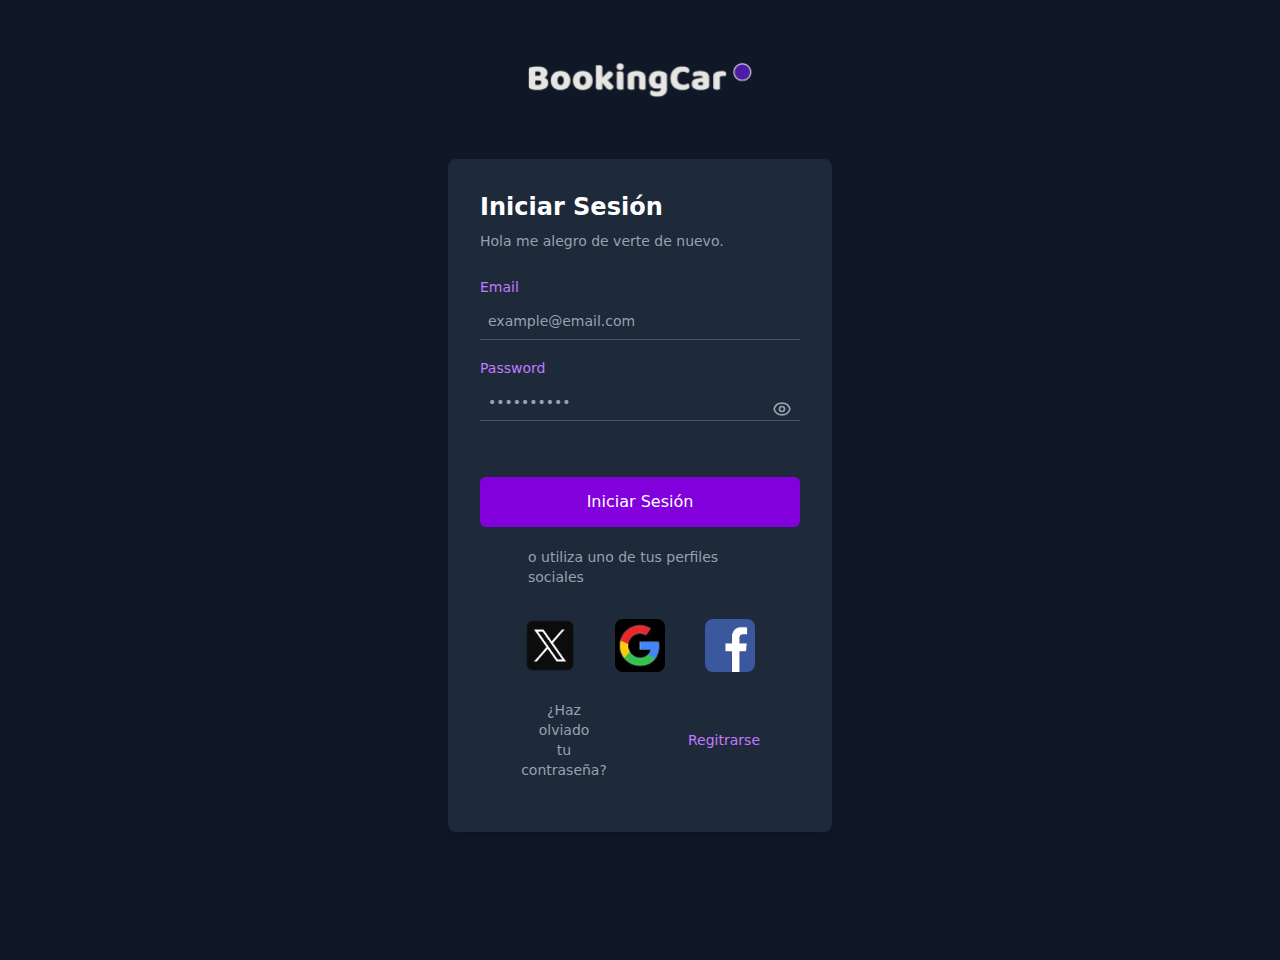
<file: BookingCAr Web App/inicio-sesión.html>
<!DOCTYPE html>
<html>
<head>
<title>BookingCar | Inicio de Sesión</title>
<meta name="author" content="Carlos Sergio Espinoza Romero">
<meta name="description" content="Pagina de inicio.">
<meta name="keywords" content="BookingCar Inicio">
<meta name="viewport" content="width=device-width, initial-scale=1.0">
<meta charset="utf-8">
<link rel="stylesheet" href="./src/output.css">
</head>

<body class="bg-gray-900 h-screen  place-items-center">

<header>

<!--Logo principal-->
<div class="w-[230px] h-auto my-15">
<img src="./contenido/logos/logo-principal/logo-principal-removebg.png" alt="BookingCar">
</div>
</header>
  
  <!--Formulario (Inicio)-->
  <section>
  <div class="bg-gray-800 p-8 rounded-lg w-full max-w-sm shadow-lg">
    <h2 class="text-2xl font-bold mb-2 text-white">Iniciar Sesión</h2>
    <p class="text-sm text-gray-400 mb-6">Hola me alegro de verte de nuevo.</p>
    
    <!-- Email -->
    <label for="email" class="text-sm font-medium text-purple-400">Email</label>
    <input
      type="email"
      id="email"
      placeholder="example@email.com"
      class="w-full mt-1 mb-4 p-2 bg-transparent border-b border-gray-600 focus:outline-none focus:border-purple-500 placeholder-gray-400 text-sm text-white"/>
    
<!--Caja de Contraseña-->
<label for="password" class="text-sm font-medium text-purple-400">Password</label>
<div class="relative">
 
 <!--Caja de contraseña-->   
    <input 
      type="password" id="password" placeholder="••••••••••" class="w-full mt-1 mb-4 p-2 bg-transparent border-b
    border-gray-600 focus:outline-none focus:border-purple-500
    placeholder-gray-400 text-sm text-white">
      
    <!-- Ícono de ojo SVG -->
      <span id="togglePassword" class="absolute right-2 top-1/2 transform -translate-y-1/2 text-gray-400 cursor-pointer select-none">
      <svg id="eyeIcon" xmlns="http://www.w3.org/2000/svg" class="h-5 w-5" fill="none" viewBox="0 0 24 24" stroke="currentColor">
      <path stroke-linecap="round" stroke-linejoin="round" stroke-width="2" d="M15 12a3 3 0 11-6 0 3 3 0 016 0z" />
      <path stroke-linecap="round" stroke-linejoin="round" stroke-width="2" d="M2.458 12C3.732 7.943 7.523 5 12 5c4.478 0 8.268 2.943 9.542 7-1.274 4.057-5.064 7-9.542 7-4.477 0-8.268-2.943-9.542-7z" />
      </svg>
      </span>
</div>


    <!--Boton "Iniciar Sesión"-->
    <button type="submit" class="px-8 py-3 mt-10 flex w-full items-center justify-center rounded-md border border-transparent   text-base font-medium text-white bg-purple-700 hover:bg-purple-800 focus:ring-2 focus:ring-purple-500 focus:ring-offset-2 focus:outline-hidden">Iniciar Sesión</button>

     <p class="text-sm text-gray-400 my-5 mx-12">o utiliza uno de tus perfiles sociales</p>

     <!--Botones redes sociales-->
     <div class="flex mx-auto mt-8 justify-center">
      <img class="rounded-lg mx-5 w-[50px] h-auto" src="./contenido/logos/redes-sociales/logo-x.png" alt="logo-x">
      <img class=" rounded-lg mx-5 w-[50px] h-auto" src="./contenido/logos/redes-sociales/logo-google.png" alt="logo-google">
      <img class="rounded-lg mx-5 w-[50px] h-auto" src="./contenido/logos/redes-sociales/logo-facebook.png" alt="logo-facebook">
     </div>
     
     

     <div class="flex mx-auto justify-center mt-2">
     <button> <p class="text-sm text-gray-400 my-5 mx-10">¿Haz olviado <br> tu contraseña?</p></button>

     <button><p class="text-sm text-purple-400 my-5 mx-10">Regitrarse</p></button>
     </div>

     
    </div>
  </section>
    <!--Formulario (Fin)-->


<!-- Al final del body, antes de cerrar </body> -->
<script>
  const passwordInput = document.getElementById('password');
  const togglePassword = document.getElementById('togglePassword');
  const eyeIcon = document.getElementById('eyeIcon');
  let passwordVisible = false;

  togglePassword.addEventListener('click', () => {
    passwordVisible = !passwordVisible;
    passwordInput.type = passwordVisible ? 'text' : 'password';
    // Cambia el ícono del ojo abierto/cerrado
    eyeIcon.innerHTML = passwordVisible
      ? `<path stroke-linecap="round" stroke-linejoin="round" stroke-width="2" d="M13.875 18.825A10.05 10.05 0 0112 19c-4.478 0-8.268-2.943-9.542-7a9.956 9.956 0 012.293-3.95m3.25-2.568A9.956 9.956 0 0112 5c4.478 0 8.268 2.943 9.542 7a9.956 9.956 0 01-4.293 5.032M15 12a3 3 0 11-6 0 3 3 0 016 0z" />
         <path stroke-linecap="round" stroke-linejoin="round" stroke-width="2" d="M3 3l18 18" />`
      : `<path stroke-linecap="round" stroke-linejoin="round" stroke-width="2" d="M15 12a3 3 0 11-6 0 3 3 0 016 0z" />
         <path stroke-linecap="round" stroke-linejoin="round" stroke-width="2" d="M2.458 12C3.732 7.943 7.523 5 12 5c4.478 0 8.268 2.943 9.542 7-1.274 4.057-5.064 7-9.542 7-4.477 0-8.268-2.943-9.542-7z" />`;
  });
</script>    
</body>



</html>
</file>
<file: BookingCAr Web App/src/output.css>
/*! tailwindcss v4.1.11 | MIT License | https://tailwindcss.com */
@layer properties;
@layer theme, base, components, utilities;
@layer theme {
  :root, :host {
    --font-sans: ui-sans-serif, system-ui, sans-serif, "Apple Color Emoji",
      "Segoe UI Emoji", "Segoe UI Symbol", "Noto Color Emoji";
    --font-mono: ui-monospace, SFMono-Regular, Menlo, Monaco, Consolas, "Liberation Mono",
      "Courier New", monospace;
    --color-amber-400: oklch(82.8% 0.189 84.429);
    --color-purple-400: oklch(71.4% 0.203 305.504);
    --color-purple-500: oklch(62.7% 0.265 303.9);
    --color-purple-700: oklch(49.6% 0.265 301.924);
    --color-purple-800: oklch(43.8% 0.218 303.724);
    --color-purple-900: oklch(38.1% 0.176 304.987);
    --color-gray-400: oklch(70.7% 0.022 261.325);
    --color-gray-600: oklch(44.6% 0.03 256.802);
    --color-gray-800: oklch(27.8% 0.033 256.848);
    --color-gray-900: oklch(21% 0.034 264.665);
    --color-white: #fff;
    --spacing: 0.25rem;
    --container-sm: 24rem;
    --container-lg: 32rem;
    --text-sm: 0.875rem;
    --text-sm--line-height: calc(1.25 / 0.875);
    --text-base: 1rem;
    --text-base--line-height: calc(1.5 / 1);
    --text-2xl: 1.5rem;
    --text-2xl--line-height: calc(2 / 1.5);
    --text-3xl: 1.875rem;
    --text-3xl--line-height: calc(2.25 / 1.875);
    --font-weight-medium: 500;
    --font-weight-bold: 700;
    --radius-md: 0.375rem;
    --radius-lg: 0.5rem;
    --default-font-family: var(--font-sans);
    --default-mono-font-family: var(--font-mono);
  }
}
@layer base {
  *, ::after, ::before, ::backdrop, ::file-selector-button {
    box-sizing: border-box;
    margin: 0;
    padding: 0;
    border: 0 solid;
  }
  html, :host {
    line-height: 1.5;
    -webkit-text-size-adjust: 100%;
    tab-size: 4;
    font-family: var(--default-font-family, ui-sans-serif, system-ui, sans-serif, "Apple Color Emoji", "Segoe UI Emoji", "Segoe UI Symbol", "Noto Color Emoji");
    font-feature-settings: var(--default-font-feature-settings, normal);
    font-variation-settings: var(--default-font-variation-settings, normal);
    -webkit-tap-highlight-color: transparent;
  }
  hr {
    height: 0;
    color: inherit;
    border-top-width: 1px;
  }
  abbr:where([title]) {
    -webkit-text-decoration: underline dotted;
    text-decoration: underline dotted;
  }
  h1, h2, h3, h4, h5, h6 {
    font-size: inherit;
    font-weight: inherit;
  }
  a {
    color: inherit;
    -webkit-text-decoration: inherit;
    text-decoration: inherit;
  }
  b, strong {
    font-weight: bolder;
  }
  code, kbd, samp, pre {
    font-family: var(--default-mono-font-family, ui-monospace, SFMono-Regular, Menlo, Monaco, Consolas, "Liberation Mono", "Courier New", monospace);
    font-feature-settings: var(--default-mono-font-feature-settings, normal);
    font-variation-settings: var(--default-mono-font-variation-settings, normal);
    font-size: 1em;
  }
  small {
    font-size: 80%;
  }
  sub, sup {
    font-size: 75%;
    line-height: 0;
    position: relative;
    vertical-align: baseline;
  }
  sub {
    bottom: -0.25em;
  }
  sup {
    top: -0.5em;
  }
  table {
    text-indent: 0;
    border-color: inherit;
    border-collapse: collapse;
  }
  :-moz-focusring {
    outline: auto;
  }
  progress {
    vertical-align: baseline;
  }
  summary {
    display: list-item;
  }
  ol, ul, menu {
    list-style: none;
  }
  img, svg, video, canvas, audio, iframe, embed, object {
    display: block;
    vertical-align: middle;
  }
  img, video {
    max-width: 100%;
    height: auto;
  }
  button, input, select, optgroup, textarea, ::file-selector-button {
    font: inherit;
    font-feature-settings: inherit;
    font-variation-settings: inherit;
    letter-spacing: inherit;
    color: inherit;
    border-radius: 0;
    background-color: transparent;
    opacity: 1;
  }
  :where(select:is([multiple], [size])) optgroup {
    font-weight: bolder;
  }
  :where(select:is([multiple], [size])) optgroup option {
    padding-inline-start: 20px;
  }
  ::file-selector-button {
    margin-inline-end: 4px;
  }
  ::placeholder {
    opacity: 1;
  }
  @supports (not (-webkit-appearance: -apple-pay-button))  or (contain-intrinsic-size: 1px) {
    ::placeholder {
      color: currentcolor;
      @supports (color: color-mix(in lab, red, red)) {
        color: color-mix(in oklab, currentcolor 50%, transparent);
      }
    }
  }
  textarea {
    resize: vertical;
  }
  ::-webkit-search-decoration {
    -webkit-appearance: none;
  }
  ::-webkit-date-and-time-value {
    min-height: 1lh;
    text-align: inherit;
  }
  ::-webkit-datetime-edit {
    display: inline-flex;
  }
  ::-webkit-datetime-edit-fields-wrapper {
    padding: 0;
  }
  ::-webkit-datetime-edit, ::-webkit-datetime-edit-year-field, ::-webkit-datetime-edit-month-field, ::-webkit-datetime-edit-day-field, ::-webkit-datetime-edit-hour-field, ::-webkit-datetime-edit-minute-field, ::-webkit-datetime-edit-second-field, ::-webkit-datetime-edit-millisecond-field, ::-webkit-datetime-edit-meridiem-field {
    padding-block: 0;
  }
  :-moz-ui-invalid {
    box-shadow: none;
  }
  button, input:where([type="button"], [type="reset"], [type="submit"]), ::file-selector-button {
    appearance: button;
  }
  ::-webkit-inner-spin-button, ::-webkit-outer-spin-button {
    height: auto;
  }
  [hidden]:where(:not([hidden="until-found"])) {
    display: none !important;
  }
}
@layer utilities {
  .absolute {
    position: absolute;
  }
  .relative {
    position: relative;
  }
  .top-1 {
    top: calc(var(--spacing) * 1);
  }
  .top-1\/2 {
    top: calc(1/2 * 100%);
  }
  .right-2 {
    right: calc(var(--spacing) * 2);
  }
  .mx-5 {
    margin-inline: calc(var(--spacing) * 5);
  }
  .mx-10 {
    margin-inline: calc(var(--spacing) * 10);
  }
  .mx-12 {
    margin-inline: calc(var(--spacing) * 12);
  }
  .mx-auto {
    margin-inline: auto;
  }
  .my-5 {
    margin-block: calc(var(--spacing) * 5);
  }
  .my-15 {
    margin-block: calc(var(--spacing) * 15);
  }
  .mt-1 {
    margin-top: calc(var(--spacing) * 1);
  }
  .mt-2 {
    margin-top: calc(var(--spacing) * 2);
  }
  .mt-8 {
    margin-top: calc(var(--spacing) * 8);
  }
  .mt-10 {
    margin-top: calc(var(--spacing) * 10);
  }
  .mb-2 {
    margin-bottom: calc(var(--spacing) * 2);
  }
  .mb-3 {
    margin-bottom: calc(var(--spacing) * 3);
  }
  .mb-4 {
    margin-bottom: calc(var(--spacing) * 4);
  }
  .mb-5 {
    margin-bottom: calc(var(--spacing) * 5);
  }
  .mb-6 {
    margin-bottom: calc(var(--spacing) * 6);
  }
  .mb-10 {
    margin-bottom: calc(var(--spacing) * 10);
  }
  .mb-20 {
    margin-bottom: calc(var(--spacing) * 20);
  }
  .flex {
    display: flex;
  }
  .grid {
    display: grid;
  }
  .table {
    display: table;
  }
  .h-5 {
    height: calc(var(--spacing) * 5);
  }
  .h-auto {
    height: auto;
  }
  .h-full {
    height: 100%;
  }
  .h-screen {
    height: 100vh;
  }
  .max-h-\[29\.06\] {
    max-height: 29.06;
  }
  .w-5 {
    width: calc(var(--spacing) * 5);
  }
  .w-\[12px\] {
    width: 12px;
  }
  .w-\[50px\] {
    width: 50px;
  }
  .w-\[100px\] {
    width: 100px;
  }
  .w-\[144px\] {
    width: 144px;
  }
  .w-\[150px\] {
    width: 150px;
  }
  .w-\[180px\] {
    width: 180px;
  }
  .w-\[200px\] {
    width: 200px;
  }
  .w-\[230px\] {
    width: 230px;
  }
  .w-full {
    width: 100%;
  }
  .max-w-\[180px\] {
    max-width: 180px;
  }
  .max-w-lg {
    max-width: var(--container-lg);
  }
  .max-w-sm {
    max-width: var(--container-sm);
  }
  .border-collapse {
    border-collapse: collapse;
  }
  .-translate-y-1 {
    --tw-translate-y: calc(var(--spacing) * -1);
    translate: var(--tw-translate-x) var(--tw-translate-y);
  }
  .-translate-y-1\/2 {
    --tw-translate-y: calc(calc(1/2 * 100%) * -1);
    translate: var(--tw-translate-x) var(--tw-translate-y);
  }
  .translate-y-1 {
    --tw-translate-y: calc(var(--spacing) * 1);
    translate: var(--tw-translate-x) var(--tw-translate-y);
  }
  .translate-y-1\/2 {
    --tw-translate-y: calc(1/2 * 100%);
    translate: var(--tw-translate-x) var(--tw-translate-y);
  }
  .transform {
    transform: var(--tw-rotate-x,) var(--tw-rotate-y,) var(--tw-rotate-z,) var(--tw-skew-x,) var(--tw-skew-y,);
  }
  .cursor-pointer {
    cursor: pointer;
  }
  .resize {
    resize: both;
  }
  .place-items-center {
    place-items: center;
  }
  .items-center {
    align-items: center;
  }
  .justify-center {
    justify-content: center;
  }
  .rounded-lg {
    border-radius: var(--radius-lg);
  }
  .rounded-md {
    border-radius: var(--radius-md);
  }
  .border {
    border-style: var(--tw-border-style);
    border-width: 1px;
  }
  .border-b {
    border-bottom-style: var(--tw-border-style);
    border-bottom-width: 1px;
  }
  .border-gray-600 {
    border-color: var(--color-gray-600);
  }
  .border-transparent {
    border-color: transparent;
  }
  .bg-amber-400 {
    background-color: var(--color-amber-400);
  }
  .bg-gray-800 {
    background-color: var(--color-gray-800);
  }
  .bg-gray-900 {
    background-color: var(--color-gray-900);
  }
  .bg-purple-500 {
    background-color: var(--color-purple-500);
  }
  .bg-purple-700 {
    background-color: var(--color-purple-700);
  }
  .bg-transparent {
    background-color: transparent;
  }
  .bg-gradient-to-r {
    --tw-gradient-position: to right in oklab;
    background-image: linear-gradient(var(--tw-gradient-stops));
  }
  .to-purple-800 {
    --tw-gradient-to: var(--color-purple-800);
    --tw-gradient-stops: var(--tw-gradient-via-stops, var(--tw-gradient-position), var(--tw-gradient-from) var(--tw-gradient-from-position), var(--tw-gradient-to) var(--tw-gradient-to-position));
  }
  .to-purple-900 {
    --tw-gradient-to: var(--color-purple-900);
    --tw-gradient-stops: var(--tw-gradient-via-stops, var(--tw-gradient-position), var(--tw-gradient-from) var(--tw-gradient-from-position), var(--tw-gradient-to) var(--tw-gradient-to-position));
  }
  .p-2 {
    padding: calc(var(--spacing) * 2);
  }
  .p-8 {
    padding: calc(var(--spacing) * 8);
  }
  .px-8 {
    padding-inline: calc(var(--spacing) * 8);
  }
  .py-3 {
    padding-block: calc(var(--spacing) * 3);
  }
  .text-2xl {
    font-size: var(--text-2xl);
    line-height: var(--tw-leading, var(--text-2xl--line-height));
  }
  .text-3xl {
    font-size: var(--text-3xl);
    line-height: var(--tw-leading, var(--text-3xl--line-height));
  }
  .text-base {
    font-size: var(--text-base);
    line-height: var(--tw-leading, var(--text-base--line-height));
  }
  .text-sm {
    font-size: var(--text-sm);
    line-height: var(--tw-leading, var(--text-sm--line-height));
  }
  .font-bold {
    --tw-font-weight: var(--font-weight-bold);
    font-weight: var(--font-weight-bold);
  }
  .font-medium {
    --tw-font-weight: var(--font-weight-medium);
    font-weight: var(--font-weight-medium);
  }
  .text-gray-400 {
    color: var(--color-gray-400);
  }
  .text-purple-400 {
    color: var(--color-purple-400);
  }
  .text-white {
    color: var(--color-white);
  }
  .underline {
    text-decoration-line: underline;
  }
  .placeholder-gray-400 {
    &::placeholder {
      color: var(--color-gray-400);
    }
  }
  .shadow-lg {
    --tw-shadow: 0 10px 15px -3px var(--tw-shadow-color, rgb(0 0 0 / 0.1)), 0 4px 6px -4px var(--tw-shadow-color, rgb(0 0 0 / 0.1));
    box-shadow: var(--tw-inset-shadow), var(--tw-inset-ring-shadow), var(--tw-ring-offset-shadow), var(--tw-ring-shadow), var(--tw-shadow);
  }
  .outline {
    outline-style: var(--tw-outline-style);
    outline-width: 1px;
  }
  .select-none {
    -webkit-user-select: none;
    user-select: none;
  }
  .hover\:bg-purple-800 {
    &:hover {
      @media (hover: hover) {
        background-color: var(--color-purple-800);
      }
    }
  }
  .focus\:border-purple-500 {
    &:focus {
      border-color: var(--color-purple-500);
    }
  }
  .focus\:ring-2 {
    &:focus {
      --tw-ring-shadow: var(--tw-ring-inset,) 0 0 0 calc(2px + var(--tw-ring-offset-width)) var(--tw-ring-color, currentcolor);
      box-shadow: var(--tw-inset-shadow), var(--tw-inset-ring-shadow), var(--tw-ring-offset-shadow), var(--tw-ring-shadow), var(--tw-shadow);
    }
  }
  .focus\:ring-purple-500 {
    &:focus {
      --tw-ring-color: var(--color-purple-500);
    }
  }
  .focus\:ring-offset-2 {
    &:focus {
      --tw-ring-offset-width: 2px;
      --tw-ring-offset-shadow: var(--tw-ring-inset,) 0 0 0 var(--tw-ring-offset-width) var(--tw-ring-offset-color);
    }
  }
  .focus\:outline-hidden {
    &:focus {
      --tw-outline-style: none;
      outline-style: none;
      @media (forced-colors: active) {
        outline: 2px solid transparent;
        outline-offset: 2px;
      }
    }
  }
  .focus\:outline-none {
    &:focus {
      --tw-outline-style: none;
      outline-style: none;
    }
  }
}
@property --tw-translate-x {
  syntax: "*";
  inherits: false;
  initial-value: 0;
}
@property --tw-translate-y {
  syntax: "*";
  inherits: false;
  initial-value: 0;
}
@property --tw-translate-z {
  syntax: "*";
  inherits: false;
  initial-value: 0;
}
@property --tw-rotate-x {
  syntax: "*";
  inherits: false;
}
@property --tw-rotate-y {
  syntax: "*";
  inherits: false;
}
@property --tw-rotate-z {
  syntax: "*";
  inherits: false;
}
@property --tw-skew-x {
  syntax: "*";
  inherits: false;
}
@property --tw-skew-y {
  syntax: "*";
  inherits: false;
}
@property --tw-border-style {
  syntax: "*";
  inherits: false;
  initial-value: solid;
}
@property --tw-gradient-position {
  syntax: "*";
  inherits: false;
}
@property --tw-gradient-from {
  syntax: "<color>";
  inherits: false;
  initial-value: #0000;
}
@property --tw-gradient-via {
  syntax: "<color>";
  inherits: false;
  initial-value: #0000;
}
@property --tw-gradient-to {
  syntax: "<color>";
  inherits: false;
  initial-value: #0000;
}
@property --tw-gradient-stops {
  syntax: "*";
  inherits: false;
}
@property --tw-gradient-via-stops {
  syntax: "*";
  inherits: false;
}
@property --tw-gradient-from-position {
  syntax: "<length-percentage>";
  inherits: false;
  initial-value: 0%;
}
@property --tw-gradient-via-position {
  syntax: "<length-percentage>";
  inherits: false;
  initial-value: 50%;
}
@property --tw-gradient-to-position {
  syntax: "<length-percentage>";
  inherits: false;
  initial-value: 100%;
}
@property --tw-font-weight {
  syntax: "*";
  inherits: false;
}
@property --tw-shadow {
  syntax: "*";
  inherits: false;
  initial-value: 0 0 #0000;
}
@property --tw-shadow-color {
  syntax: "*";
  inherits: false;
}
@property --tw-shadow-alpha {
  syntax: "<percentage>";
  inherits: false;
  initial-value: 100%;
}
@property --tw-inset-shadow {
  syntax: "*";
  inherits: false;
  initial-value: 0 0 #0000;
}
@property --tw-inset-shadow-color {
  syntax: "*";
  inherits: false;
}
@property --tw-inset-shadow-alpha {
  syntax: "<percentage>";
  inherits: false;
  initial-value: 100%;
}
@property --tw-ring-color {
  syntax: "*";
  inherits: false;
}
@property --tw-ring-shadow {
  syntax: "*";
  inherits: false;
  initial-value: 0 0 #0000;
}
@property --tw-inset-ring-color {
  syntax: "*";
  inherits: false;
}
@property --tw-inset-ring-shadow {
  syntax: "*";
  inherits: false;
  initial-value: 0 0 #0000;
}
@property --tw-ring-inset {
  syntax: "*";
  inherits: false;
}
@property --tw-ring-offset-width {
  syntax: "<length>";
  inherits: false;
  initial-value: 0px;
}
@property --tw-ring-offset-color {
  syntax: "*";
  inherits: false;
  initial-value: #fff;
}
@property --tw-ring-offset-shadow {
  syntax: "*";
  inherits: false;
  initial-value: 0 0 #0000;
}
@property --tw-outline-style {
  syntax: "*";
  inherits: false;
  initial-value: solid;
}
@layer properties {
  @supports ((-webkit-hyphens: none) and (not (margin-trim: inline))) or ((-moz-orient: inline) and (not (color:rgb(from red r g b)))) {
    *, ::before, ::after, ::backdrop {
      --tw-translate-x: 0;
      --tw-translate-y: 0;
      --tw-translate-z: 0;
      --tw-rotate-x: initial;
      --tw-rotate-y: initial;
      --tw-rotate-z: initial;
      --tw-skew-x: initial;
      --tw-skew-y: initial;
      --tw-border-style: solid;
      --tw-gradient-position: initial;
      --tw-gradient-from: #0000;
      --tw-gradient-via: #0000;
      --tw-gradient-to: #0000;
      --tw-gradient-stops: initial;
      --tw-gradient-via-stops: initial;
      --tw-gradient-from-position: 0%;
      --tw-gradient-via-position: 50%;
      --tw-gradient-to-position: 100%;
      --tw-font-weight: initial;
      --tw-shadow: 0 0 #0000;
      --tw-shadow-color: initial;
      --tw-shadow-alpha: 100%;
      --tw-inset-shadow: 0 0 #0000;
      --tw-inset-shadow-color: initial;
      --tw-inset-shadow-alpha: 100%;
      --tw-ring-color: initial;
      --tw-ring-shadow: 0 0 #0000;
      --tw-inset-ring-color: initial;
      --tw-inset-ring-shadow: 0 0 #0000;
      --tw-ring-inset: initial;
      --tw-ring-offset-width: 0px;
      --tw-ring-offset-color: #fff;
      --tw-ring-offset-shadow: 0 0 #0000;
      --tw-outline-style: solid;
    }
  }
}
</file>
